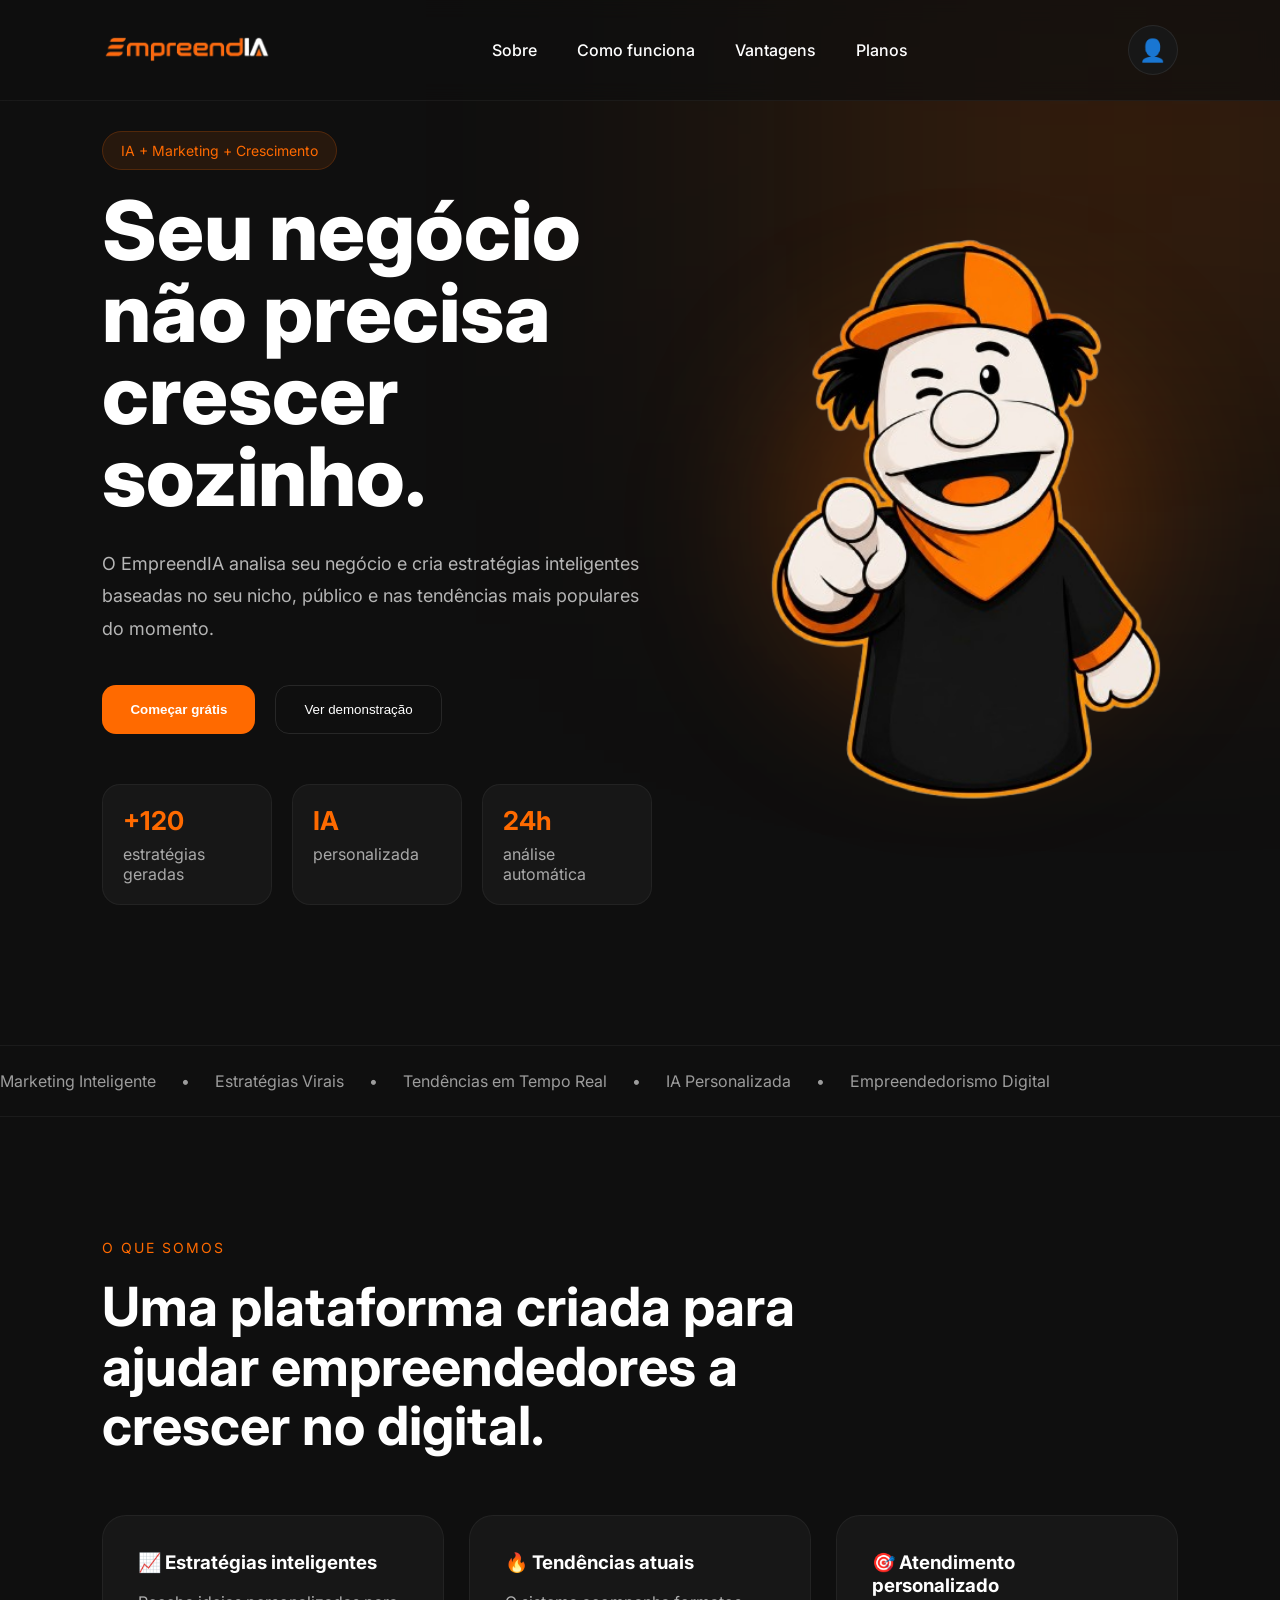
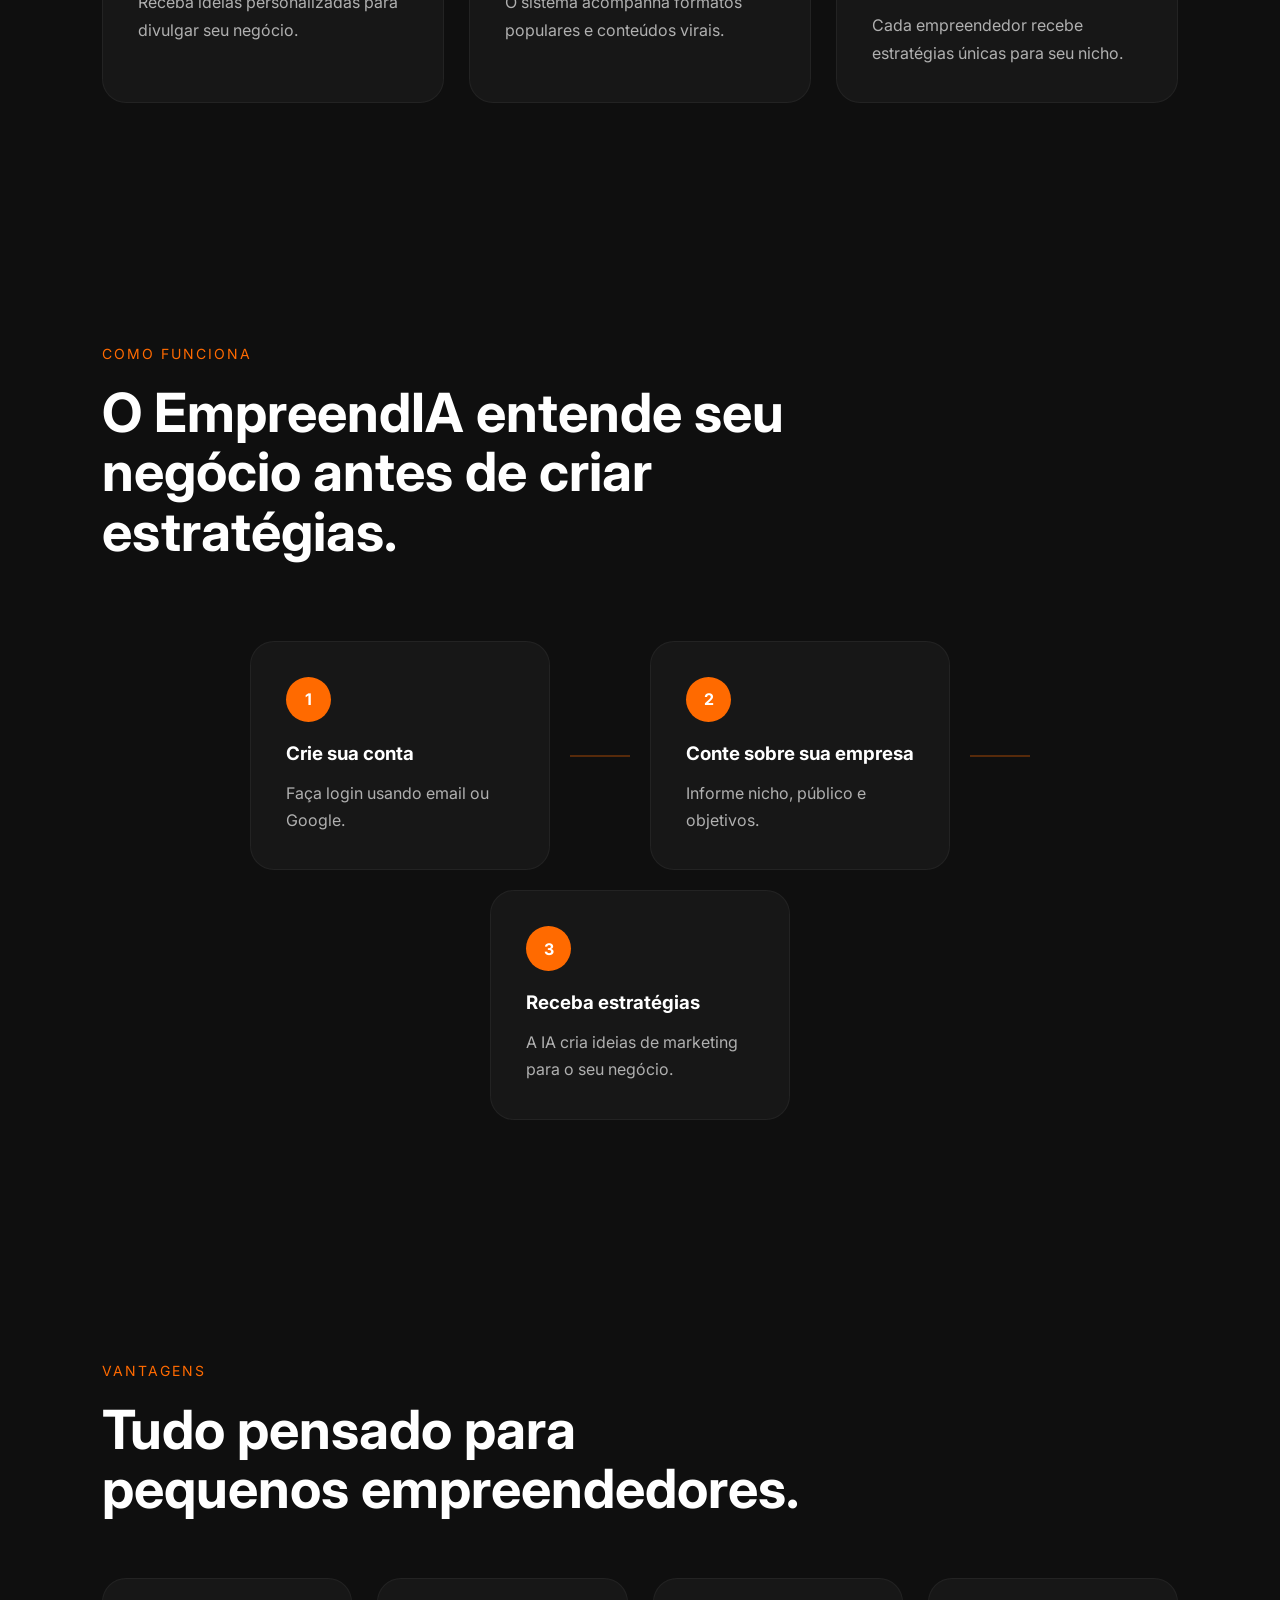
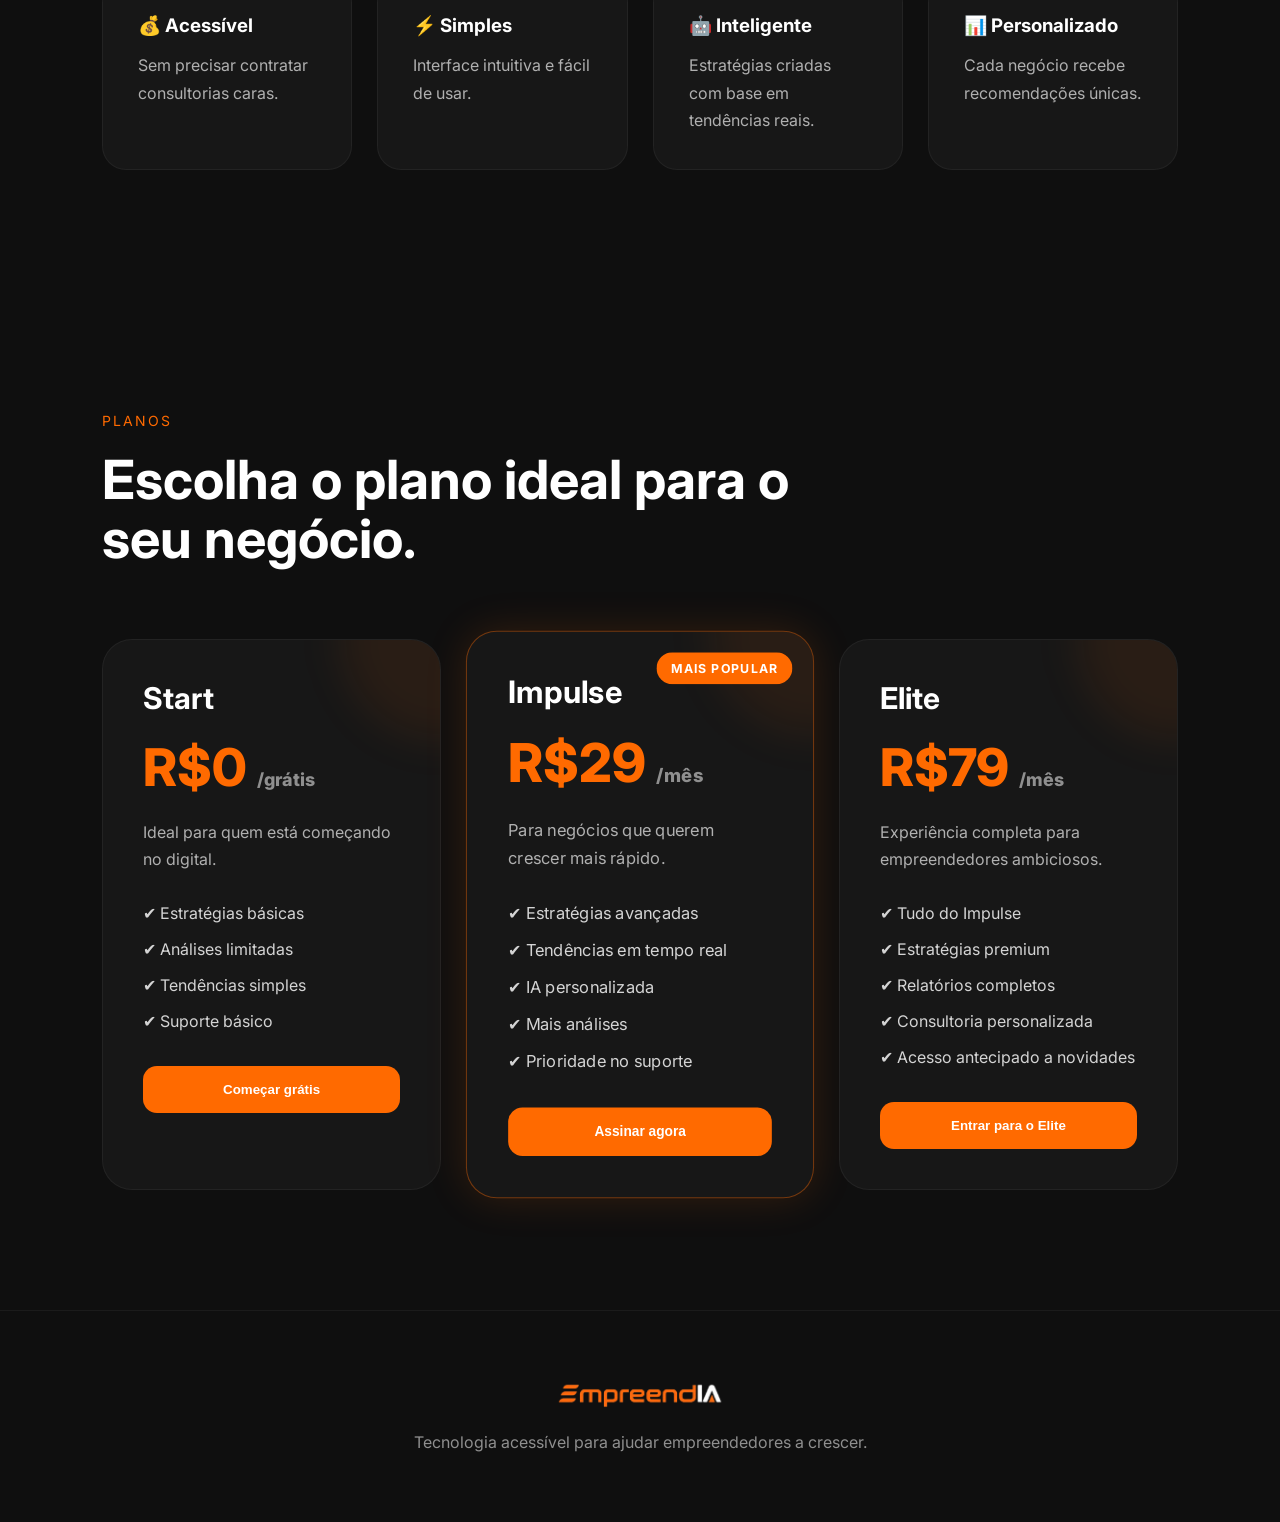
<file: index.html>
<!DOCTYPE html>
<html lang="pt-BR">

<head>
  <meta charset="UTF-8">
  <meta name="viewport" content="width=device-width, initial-scale=1.0">
  <title>EmpreendIA</title>

  <link rel="stylesheet" href="style.css">

  <link rel="preconnect" href="https://fonts.googleapis.com">
  <link rel="preconnect" href="https://fonts.gstatic.com" crossorigin>

  <link href="https://fonts.googleapis.com/css2?family=Inter:wght@300;400;500;600;700;800&display=swap"
    rel="stylesheet">
</head>

<body>

  <div class="background-glow"></div>

  <header>
    <div class="logo">
      <img src="./images/logo.png" alt="EmpreendIA">
    </div>

    <nav>
      <a href="#sobre">Sobre</a>
      <a href="#funciona">Como funciona</a>
      <a href="#vantagens">Vantagens</a>
      <a href="#planos">Planos</a>
    </nav>

<div class="profile-menu">

  <div class="profile-icon">
    👤
  </div>

  <div class="dropdown-menu">

    <a href="./login/login.html">
      Fazer login
    </a>

    <a href="./cadastro/cadastro.html">
      Fazer cadastro
    </a>

  </div>

</div>
  </header>

  <main class="hero">

    <div class="hero-left">

      <span class="mini-tag">
        IA + Marketing + Crescimento
      </span>

      <h1>
        Seu negócio não precisa crescer sozinho.
      </h1>

      <p>
        O EmpreendIA analisa seu negócio e cria estratégias inteligentes
        baseadas no seu nicho, público e nas tendências mais populares do momento.
      </p>

      <div class="buttons">

        <button class="primary-btn">
          Começar grátis
        </button>

        <button class="secondary-btn">
          Ver demonstração
        </button>

      </div>

      <div class="hero-info">

        <div class="info-card">
          <strong>+120</strong>
          <span>estratégias geradas</span>
        </div>

        <div class="info-card">
          <strong>IA</strong>
          <span>personalizada</span>
        </div>

        <div class="info-card">
          <strong>24h</strong>
          <span>análise automática</span>
        </div>

      </div>

    </div>

    <div class="hero-right">

      <div class="mascot-container">

        <div class="mascot-glow"></div>

        <img src="./images/mascote.png" alt="" class="mascot">

      </div>

    </div>

  </main>

  <section class="brands">

    <div class="brand-track">

      <span>Marketing Inteligente</span>
      <span>•</span>

      <span>Estratégias Virais</span>
      <span>•</span>

      <span>Tendências em Tempo Real</span>
      <span>•</span>

      <span>IA Personalizada</span>
      <span>•</span>

      <span>Empreendedorismo Digital</span>

    </div>

  </section>

  <section class="about" id="sobre">

    <div class="section-title">
      <span>O QUE SOMOS</span>

      <h2>
        Uma plataforma criada para ajudar empreendedores a crescer no digital.
      </h2>
    </div>

    <div class="about-grid">

      <div class="about-card">
        <h3>📈 Estratégias inteligentes</h3>

        <p>
          Receba ideias personalizadas para divulgar seu negócio.
        </p>
      </div>

      <div class="about-card">
        <h3>🔥 Tendências atuais</h3>

        <p>
          O sistema acompanha formatos populares e conteúdos virais.
        </p>
      </div>

      <div class="about-card">
        <h3>🎯 Atendimento personalizado</h3>

        <p>
          Cada empreendedor recebe estratégias únicas para seu nicho.
        </p>
      </div>

    </div>

  </section>

  <section class="flow-section" id="funciona">

    <div class="section-title">
      <span>COMO FUNCIONA</span>

      <h2>
        O EmpreendIA entende seu negócio antes de criar estratégias.
      </h2>
    </div>

    <div class="flow">

      <div class="flow-card">
        <span>1</span>

        <h3>Crie sua conta</h3>

        <p>
          Faça login usando email ou Google.
        </p>
      </div>

      <div class="line"></div>

      <div class="flow-card">
        <span>2</span>

        <h3>Conte sobre sua empresa</h3>

        <p>
          Informe nicho, público e objetivos.
        </p>
      </div>

      <div class="line"></div>

      <div class="flow-card">
        <span>3</span>

        <h3>Receba estratégias</h3>

        <p>
          A IA cria ideias de marketing para o seu negócio.
        </p>
      </div>

    </div>

  </section>

  <section class="advantages" id="vantagens">

    <div class="section-title">
      <span>VANTAGENS</span>

      <h2>
        Tudo pensado para pequenos empreendedores.
      </h2>
    </div>

    <div class="advantages-grid">

      <div class="advantage-card">
        <h3>💰 Acessível</h3>

        <p>
          Sem precisar contratar consultorias caras.
        </p>
      </div>

      <div class="advantage-card">
        <h3>⚡ Simples</h3>

        <p>
          Interface intuitiva e fácil de usar.
        </p>
      </div>

      <div class="advantage-card">
        <h3>🤖 Inteligente</h3>

        <p>
          Estratégias criadas com base em tendências reais.
        </p>
      </div>

      <div class="advantage-card">
        <h3>📊 Personalizado</h3>

        <p>
          Cada negócio recebe recomendações únicas.
        </p>
      </div>

    </div>

  </section>
  <section class="plans" id="planos">

    <div class="section-title">
      <span>PLANOS</span>

      <h2>
        Escolha o plano ideal para o seu negócio.
      </h2>
    </div>

    <div class="pricing-grid">

      <!-- FREE -->

      <div class="pricing-card">

        <h3>Start</h3>

        <div class="price">
          R$0
          <span>/grátis</span>
        </div>

        <p class="plan-desc">
          Ideal para quem está começando no digital.
        </p>

        <ul>
          <li>✔ Estratégias básicas</li>
          <li>✔ Análises limitadas</li>
          <li>✔ Tendências simples</li>
          <li>✔ Suporte básico</li>
        </ul>

        <button>
          Começar grátis
        </button>

      </div>

      <!-- PRO -->

      <div class="pricing-card featured">

        <div class="popular-tag">
          MAIS POPULAR
        </div>

        <h3>Impulse</h3>

        <div class="price">
          R$29
          <span>/mês</span>
        </div>

        <p class="plan-desc">
          Para negócios que querem crescer mais rápido.
        </p>

        <ul>
          <li>✔ Estratégias avançadas</li>
          <li>✔ Tendências em tempo real</li>
          <li>✔ IA personalizada</li>
          <li>✔ Mais análises</li>
          <li>✔ Prioridade no suporte</li>
        </ul>

        <button>
          Assinar agora
        </button>

      </div>

      <!-- PREMIUM -->

      <div class="pricing-card">

        <h3>Elite</h3>

        <div class="price">
          R$79
          <span>/mês</span>
        </div>

        <p class="plan-desc">
          Experiência completa para empreendedores ambiciosos.
        </p>

        <ul>
          <li>✔ Tudo do Impulse</li>
          <li>✔ Estratégias premium</li>
          <li>✔ Relatórios completos</li>
          <li>✔ Consultoria personalizada</li>
          <li>✔ Acesso antecipado a novidades</li>
        </ul>

        <button>
          Entrar para o Elite
        </button>

      </div>

    </div>

  </section>
  <footer>

    <img src="./images/logo.png" alt="EmpreendIA">

    <p>
      Tecnologia acessível para ajudar empreendedores a crescer.
    </p>

  </footer>

  <script src="script.js"></script>

</body>

</html>
</file>
<file: style.css>
*{
  margin:0;
  padding:0;
  box-sizing:border-box;
}

html{
  scroll-behavior:smooth;
}

body{
  background:#0f0f0f;
  color:white;
  font-family:'Inter',sans-serif;
  overflow-x:hidden;
}

.background-glow{
  position:fixed;
  width:700px;
  height:700px;
  background:rgba(255,106,0,0.15);
  filter:blur(150px);
  top:-200px;
  right:-200px;
  z-index:-1;
}

header{
  width:100%;
  padding:25px 8%;
  display:flex;
  justify-content:space-between;
  align-items:center;
  position:fixed;
  top:0;
  z-index:999;
  backdrop-filter:blur(10px);
  background:rgba(15,15,15,0.7);
  border-bottom:1px solid rgba(255,255,255,0.05);
}

.logo img{
  width:170px;
}

nav{
  display:flex;
  gap:40px;
}

nav a{
  color:white;
  text-decoration:none;
  transition:0.3s;
  font-weight:500;
}

nav a:hover{
  color:#ff6a00;
}

.login-btn{
  padding:12px 25px;
  border:none;
  border-radius:12px;
  background:#ff6a00;
  color:white;
  cursor:pointer;
  font-weight:600;
  transition:0.3s;
}

.login-btn:hover{
  transform:translateY(-3px);
  box-shadow:0 10px 25px rgba(255,106,0,0.3);
}

.hero{
  min-height:100vh;
  display:flex;
  justify-content:space-between;
  align-items:center;
  padding:140px 8%;
  gap:60px;
}

.hero-left{
  max-width:650px;
}

.mini-tag{
  background:rgba(255,106,0,0.1);
  color:#ff6a00;
  border:1px solid rgba(255,106,0,0.2);
  padding:10px 18px;
  border-radius:999px;
  font-size:14px;
}

.hero h1{
  font-size:82px;
  line-height:1;
  margin:30px 0;
  font-weight:800;
}

.hero p{
  color:#b5b5b5;
  line-height:1.8;
  font-size:18px;
  max-width:550px;
}

.buttons{
  display:flex;
  gap:20px;
  margin-top:40px;
}

.primary-btn{
  padding:16px 28px;
  border:none;
  border-radius:14px;
  background:#ff6a00;
  color:white;
  cursor:pointer;
  font-weight:600;
  transition:0.3s;
}

.primary-btn:hover{
  transform:translateY(-4px);
  box-shadow:0 15px 30px rgba(255,106,0,0.25);
}

.secondary-btn{
  padding:16px 28px;
  border-radius:14px;
  background:transparent;
  border:1px solid rgba(255,255,255,0.1);
  color:white;
  cursor:pointer;
}

.hero-info{
  display:flex;
  gap:20px;
  margin-top:50px;
}

.info-card{
  background:#171717;
  border:1px solid rgba(255,255,255,0.05);
  padding:20px;
  border-radius:18px;
  min-width:170px;
}

.info-card strong{
  color:#ff6a00;
  font-size:26px;
}

.info-card span{
  display:block;
  margin-top:8px;
  color:#a9a9a9;
}

.hero-right{
  position:relative;
}

.mascot-container{
  position:relative;
}

.mascot-glow{
  position:absolute;
  width:350px;
  height:350px;
  background:rgba(255,106,0,0.25);
  border-radius:50%;
  filter:blur(80px);
  top:50%;
  left:50%;
  transform:translate(-50%,-50%);
}

.mascot{
  width:500px;
  position:relative;
  z-index:2;
  animation:float 4s ease-in-out infinite;
}

@keyframes float{
  0%{
    transform:translateY(0px);
  }

  50%{
    transform:translateY(-20px);
  }

  100%{
    transform:translateY(0px);
  }
}

.brands{
  width:100%;
  overflow:hidden;
  border-top:1px solid rgba(255,255,255,0.05);
  border-bottom:1px solid rgba(255,255,255,0.05);
  padding:25px 0;
}

.brand-track{
  display:flex;
  gap:25px;
  white-space:nowrap;
  color:#9c9c9c;
  animation:scroll 20s linear infinite;
}

@keyframes scroll{
  from{
    transform:translateX(0);
  }

  to{
    transform:translateX(-50%);
  }
}

section{
  padding:120px 8%;
}

.section-title span{
  color:#ff6a00;
  font-size:14px;
  letter-spacing:2px;
}

.section-title h2{
  font-size:54px;
  margin-top:20px;
  max-width:700px;
  line-height:1.1;
}

.about-grid,
.advantages-grid{
  display:grid;
  grid-template-columns:repeat(auto-fit,minmax(250px,1fr));
  gap:25px;
  margin-top:60px;
}

.about-card,
.advantage-card{
  background:#171717;
  border:1px solid rgba(255,255,255,0.05);
  padding:35px;
  border-radius:24px;
  transition:0.3s;
}

.about-card:hover,
.advantage-card:hover{
  transform:translateY(-7px);
  border-color:rgba(255,106,0,0.4);
}

.about-card p,
.advantage-card p{
  margin-top:15px;
  color:#b0b0b0;
  line-height:1.7;
}

.flow{
  display:flex;
  align-items:center;
  justify-content:center;
  gap:20px;
  margin-top:80px;
  flex-wrap:wrap;
}

.flow-card{
  background:#171717;
  border:1px solid rgba(255,255,255,0.05);
  padding:35px;
  border-radius:24px;
  width:300px;
}

.flow-card span{
  width:45px;
  height:45px;
  background:#ff6a00;
  border-radius:50%;
  display:flex;
  align-items:center;
  justify-content:center;
  font-weight:bold;
  margin-bottom:20px;
}

.flow-card p{
  margin-top:15px;
  color:#b0b0b0;
  line-height:1.7;
}

.line{
  width:60px;
  height:2px;
  background:rgba(255,106,0,0.3);
}

footer{
  padding:70px 20px;
  text-align:center;
  border-top:1px solid rgba(255,255,255,0.05);
}

footer img{
  width:170px;
}

footer p{
  margin-top:20px;
  color:#8f8f8f;
}

@media(max-width:1200px){

  .hero{
    flex-direction:column;
    text-align:center;
  }

  .hero-info{
    justify-content:center;
    flex-wrap:wrap;
  }

  .buttons{
    justify-content:center;
  }

}

@media(max-width:800px){

  nav{
    display:none;
  }

  .hero h1{
    font-size:56px;
  }

  .section-title h2{
    font-size:38px;
  }

  .mascot{
    width:350px;
  }

}
.pricing-section{
  padding:120px 8%;
}

.pricing-grid{
  display:grid;
  grid-template-columns:repeat(auto-fit,minmax(300px,1fr));
  gap:30px;
  margin-top:70px;
}

.pricing-card{
  background:#171717;
  border:1px solid rgba(255,255,255,0.05);
  padding:40px;
  border-radius:30px;
  position:relative;
  transition:0.4s;
  overflow:hidden;
}

.pricing-card:hover{
  transform:translateY(-10px);
  border-color:rgba(255,106,0,0.4);
}

.pricing-card::before{
  content:'';
  position:absolute;
  top:-100px;
  right:-100px;
  width:200px;
  height:200px;
  background:rgba(255,106,0,0.08);
  border-radius:50%;
  filter:blur(20px);
}

.pricing-card h3{
  font-size:30px;
  margin-bottom:20px;
}

.price{
  font-size:52px;
  font-weight:800;
  color:#ff6a00;
}

.price span{
  font-size:18px;
  color:#8f8f8f;
}

.plan-desc{
  margin:20px 0 30px;
  color:#b0b0b0;
  line-height:1.7;
}

.pricing-card ul{
  list-style:none;
  display:flex;
  flex-direction:column;
  gap:16px;
}

.pricing-card ul li{
  color:#d4d4d4;
}

.pricing-card button{
  width:100%;
  margin-top:35px;
  padding:16px;
  border:none;
  border-radius:14px;
  background:#ff6a00;
  color:white;
  font-weight:600;
  cursor:pointer;
  transition:0.3s;
}

.pricing-card button:hover{
  transform:scale(1.03);
}

.featured{
  border:1px solid rgba(255,106,0,0.4);
  transform:scale(1.03);
  box-shadow:0 0 40px rgba(255,106,0,0.15);
}

.featured:hover{
  transform:scale(1.05);
}

.popular-tag{
  position:absolute;
  top:20px;
  right:20px;
  background:#ff6a00;
  color:white;
  padding:8px 14px;
  border-radius:999px;
  font-size:12px;
  font-weight:700;
  letter-spacing:1px;
}
.profile-menu{
  position:relative;
}

.profile-icon{
  width:50px;
  height:50px;
  border-radius:50%;
  background:#171717;
  border:1px solid rgba(255,255,255,0.08);
  display:flex;
  align-items:center;
  justify-content:center;
  cursor:pointer;
  font-size:22px;
  transition:0.3s;
}

.profile-icon:hover{
  border-color:#ff6a00;
  transform:translateY(-2px);
}

.dropdown-menu{
  position:absolute;
  top:65px;
  right:0;
  width:220px;
  background:#171717;
  border:1px solid rgba(255,255,255,0.06);
  border-radius:18px;
  padding:10px;
  display:flex;
  flex-direction:column;
  opacity:0;
  visibility:hidden;
  transform:translateY(10px);
  transition:0.3s;
}

.profile-menu:hover .dropdown-menu{
  opacity:1;
  visibility:visible;
  transform:translateY(0);
}

.dropdown-menu a{
  color:white;
  text-decoration:none;
  padding:14px;
  border-radius:12px;
  transition:0.3s;
}

.dropdown-menu a:hover{
  background:rgba(255,106,0,0.1);
  color:#ff6a00;
}
</file>
